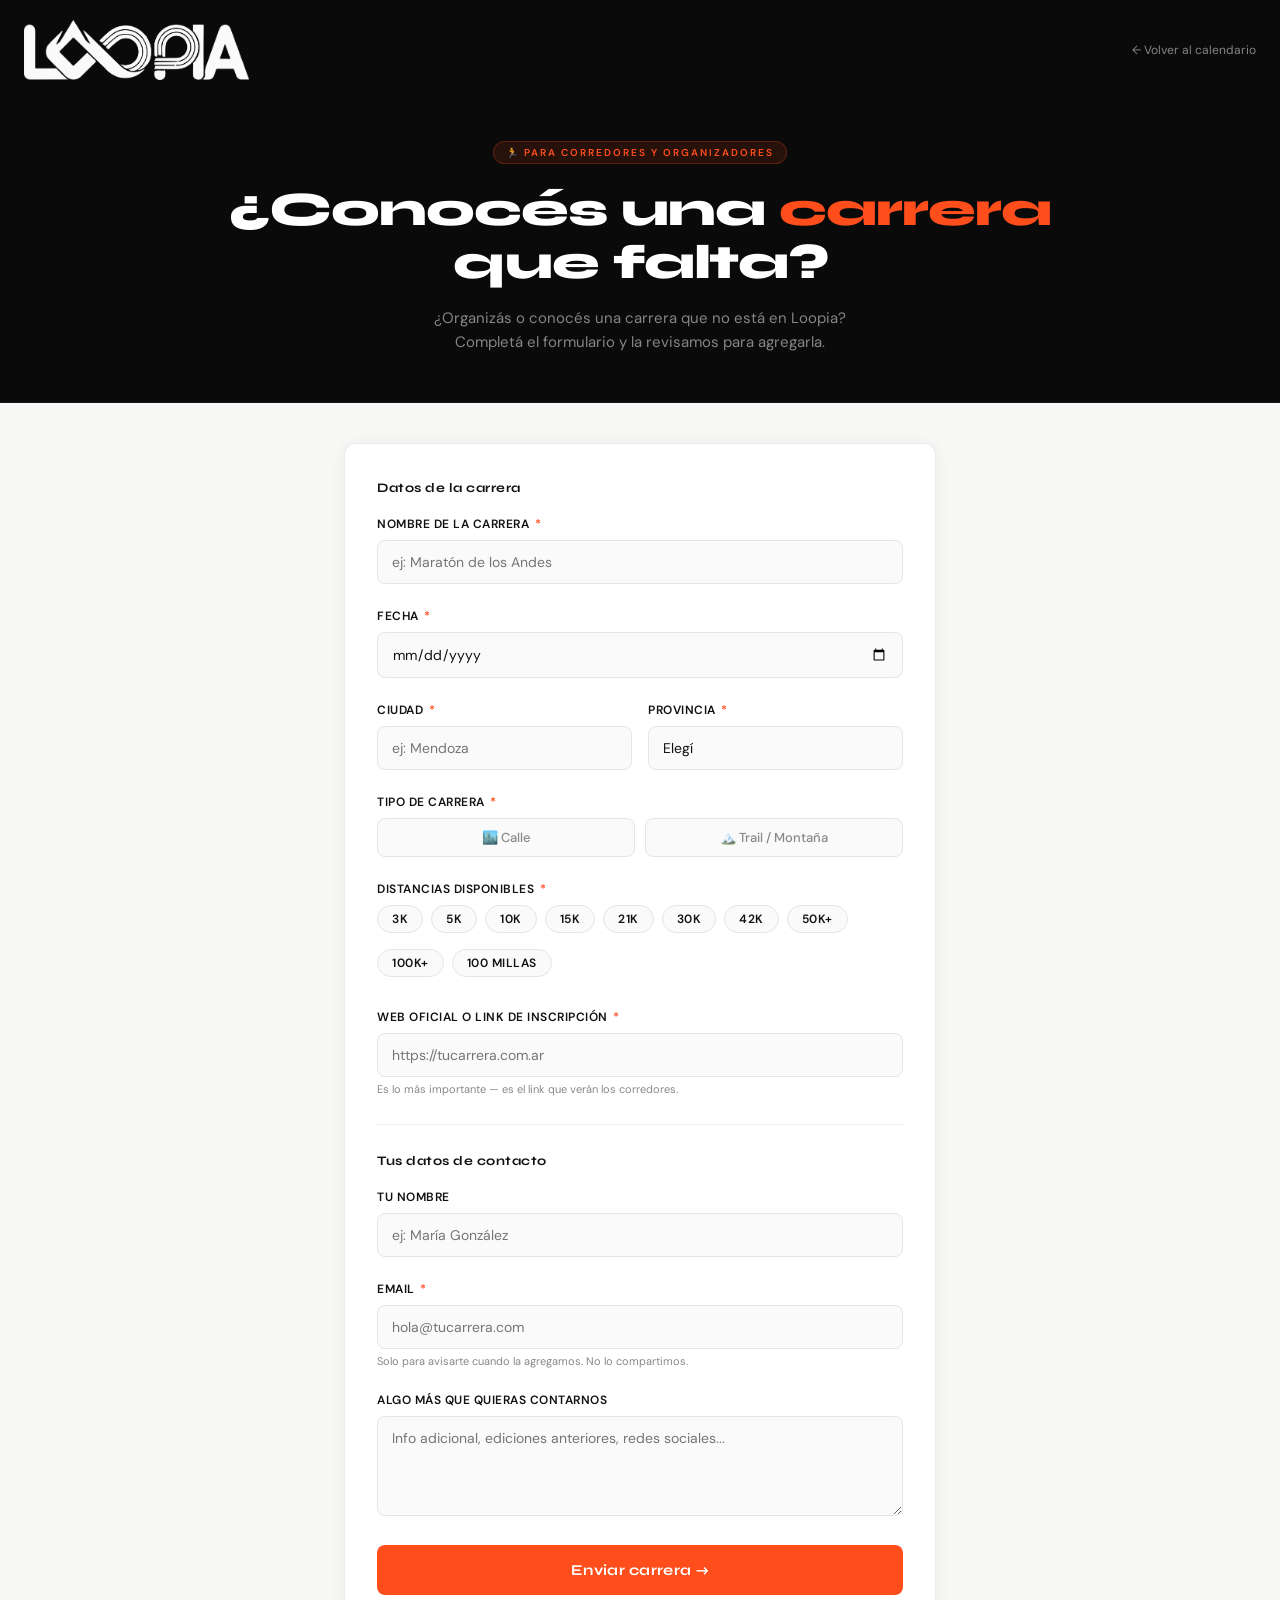
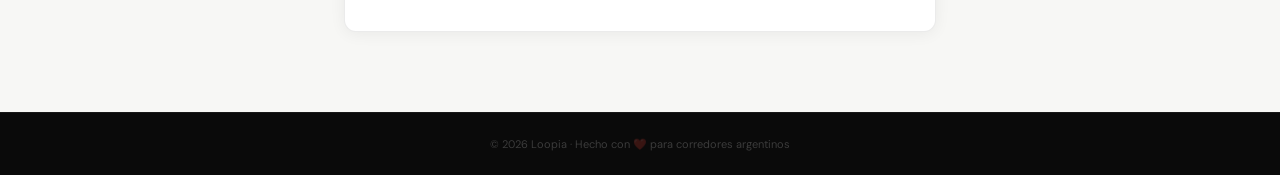
<file: contacto.html>
<!DOCTYPE html>
<html lang="es">

<head>
  <meta charset="UTF-8" />
  <meta name="viewport" content="width=device-width, initial-scale=1.0" />
  <title>LOOPIA — Sumá tu carrera</title>
  <link rel="preconnect" href="https://fonts.googleapis.com" />
  <link rel="preconnect" href="https://fonts.gstatic.com" crossorigin />
  <link
    href="https://fonts.googleapis.com/css2?family=Syne:wght@400;500;700;800&family=DM+Sans:ital,opsz,wght@0,9..40,300;0,9..40,400;0,9..40,500;1,9..40,300&display=swap"
    rel="stylesheet" />
  <style>
    *,
    *::before,
    *::after {
      box-sizing: border-box;
      margin: 0;
      padding: 0;
    }

    :root {
      --color-bg: #0A0A0A;
      --color-bg-2: #111111;
      --color-card: #ffffff;
      --color-border: rgba(0, 0, 0, 0.08);
      --color-accent: #FF4D1C;
      --color-trail: #3B6D11;
      --color-text: #111111;
      --color-muted: #888888;
      --font-display: 'Syne', sans-serif;
      --font-body: 'DM Sans', sans-serif;
      --radius: 12px;
    }

    html,
    body {
      font-family: var(--font-body);
      background: #f7f7f5;
      color: var(--color-text);
      min-height: 100vh;
    }

    /* ── HEADER ── */
    .header {
      background: var(--color-bg);
      padding: 20px 24px;
      display: flex;
      align-items: center;
      justify-content: space-between;
    }

    .header a {
      text-decoration: none;
    }

    .logo-img {
      height: 60px;
      width: auto;
      display: block;
      background: var(--color-bg);
    }

    .back-btn {
      font-family: var(--font-body);
      font-size: 12px;
      color: rgba(255, 255, 255, 0.5);
      text-decoration: none;
      display: flex;
      align-items: center;
      gap: 6px;
      transition: color 0.15s;
    }

    .back-btn:hover {
      color: #fff;
    }

    /* ── HERO ── */
    .hero {
      background: var(--color-bg);
      padding: 40px 24px 48px;
      text-align: center;
      border-bottom: 1px solid rgba(255, 255, 255, 0.06);
    }

    .hero-tag {
      display: inline-block;
      font-size: 10px;
      font-weight: 600;
      letter-spacing: 2px;
      text-transform: uppercase;
      color: var(--color-accent);
      background: rgba(255, 77, 28, 0.12);
      border: 1px solid rgba(255, 77, 28, 0.25);
      padding: 4px 12px;
      border-radius: 99px;
      margin-bottom: 20px;
    }

    .hero h1 {
      font-family: var(--font-display);
      font-size: clamp(28px, 5vw, 48px);
      font-weight: 800;
      color: #fff;
      letter-spacing: -1px;
      line-height: 1.1;
      margin-bottom: 16px;
    }

    .hero h1 span {
      color: var(--color-accent);
    }

    .hero p {
      font-size: 15px;
      color: rgba(255, 255, 255, 0.5);
      max-width: 480px;
      margin: 0 auto;
      line-height: 1.6;
    }

    /* ── FORM CONTAINER ── */
    .form-wrap {
      max-width: 640px;
      margin: 0 auto;
      padding: 40px 24px 80px;
    }

    .form-card {
      background: var(--color-card);
      border-radius: var(--radius);
      border: 0.5px solid var(--color-border);
      padding: 36px 32px;
      box-shadow: 0 2px 16px rgba(0, 0, 0, 0.06);
    }

    /* ── FORM FIELDS ── */
    .field {
      margin-bottom: 24px;
    }

    .field label {
      display: block;
      font-size: 12px;
      font-weight: 600;
      letter-spacing: 0.5px;
      text-transform: uppercase;
      color: var(--color-text);
      margin-bottom: 8px;
    }

    .field label .req {
      color: var(--color-accent);
      margin-left: 2px;
    }

    .field input,
    .field select,
    .field textarea {
      width: 100%;
      font-family: var(--font-body);
      font-size: 14px;
      color: var(--color-text);
      background: #fafafa;
      border: 1.5px solid #e5e5e5;
      border-radius: 8px;
      padding: 12px 14px;
      outline: none;
      transition: border-color 0.2s;
      appearance: none;
    }

    .field input:focus,
    .field select:focus,
    .field textarea:focus {
      border-color: var(--color-accent);
      background: #fff;
    }

    .field textarea {
      resize: vertical;
      min-height: 100px;
    }

    .field .hint {
      font-size: 11px;
      color: var(--color-muted);
      margin-top: 5px;
    }

    /* ── TIPO TOGGLE ── */
    .tipo-group {
      display: flex;
      gap: 10px;
    }

    .tipo-btn {
      flex: 1;
      font-family: var(--font-body);
      font-size: 13px;
      font-weight: 500;
      padding: 10px;
      border-radius: 8px;
      border: 1.5px solid #e5e5e5;
      background: #fafafa;
      cursor: pointer;
      text-align: center;
      transition: all 0.15s;
      color: var(--color-muted);
    }

    .tipo-btn:hover {
      border-color: #ccc;
      color: var(--color-text);
    }

    .tipo-btn.active-calle {
      background: rgba(255, 77, 28, 0.08);
      border-color: var(--color-accent);
      color: var(--color-accent);
      font-weight: 600;
    }

    .tipo-btn.active-trail {
      background: rgba(59, 109, 17, 0.08);
      border-color: var(--color-trail);
      color: var(--color-trail);
      font-weight: 600;
    }

    /* ── DISTANCIAS CHECKBOXES ── */
    .dist-grid {
      display: flex;
      flex-wrap: wrap;
      gap: 8px;
    }

    .dist-check {
      display: none;
    }

    .dist-label {
      font-size: 12px;
      font-weight: 500;
      padding: 5px 14px;
      border-radius: 99px;
      border: 1.5px solid #e5e5e5;
      background: #fafafa;
      cursor: pointer;
      transition: all 0.15s;
      color: var(--color-muted);
      user-select: none;
    }

    .dist-check:checked+.dist-label {
      background: rgba(255, 77, 28, 0.08);
      border-color: var(--color-accent);
      color: var(--color-accent);
      font-weight: 600;
    }

    /* ── DIVIDER ── */
    .divider {
      height: 1px;
      background: #f0f0ee;
      margin: 28px 0;
    }

    .section-title {
      font-family: var(--font-display);
      font-size: 13px;
      font-weight: 700;
      letter-spacing: 0.5px;
      color: var(--color-text);
      margin-bottom: 20px;
    }

    /* ── SUBMIT ── */
    .submit-btn {
      width: 100%;
      font-family: var(--font-display);
      font-size: 15px;
      font-weight: 700;
      padding: 16px;
      border-radius: 8px;
      border: none;
      background: var(--color-accent);
      color: #fff;
      cursor: pointer;
      transition: opacity 0.15s, transform 0.1s;
      letter-spacing: 0.3px;
    }

    .submit-btn:hover {
      opacity: 0.88;
    }

    .submit-btn:active {
      transform: scale(0.98);
    }

    /* ── SUCCESS STATE ── */
    .success-box {
      display: none;
      text-align: center;
      padding: 48px 24px;
    }

    .success-box .icon {
      font-size: 48px;
      margin-bottom: 16px;
    }

    .success-box h2 {
      font-family: var(--font-display);
      font-size: 24px;
      font-weight: 800;
      margin-bottom: 10px;
    }

    .success-box p {
      color: var(--color-muted);
      font-size: 14px;
      margin-bottom: 24px;
    }

    .back-link {
      display: inline-block;
      font-family: var(--font-display);
      font-size: 13px;
      font-weight: 700;
      color: var(--color-accent);
      text-decoration: none;
      border: 1.5px solid var(--color-accent);
      padding: 10px 24px;
      border-radius: 8px;
      transition: background 0.15s, color 0.15s;
    }

    .back-link:hover {
      background: var(--color-accent);
      color: #fff;
    }

    /* ── FOOTER ── */
    .footer {
      background: var(--color-bg);
      padding: 24px;
      text-align: center;
      border-top: 1px solid rgba(255, 255, 255, 0.06);
    }

    .footer-copy {
      font-size: 11px;
      color: rgba(255, 255, 255, 0.2);
    }

    /* ── RESPONSIVE ── */
    @media (max-width: 480px) {
      .form-card {
        padding: 24px 20px;
      }

      .tipo-group {
        flex-direction: column;
      }
    }
  </style>
</head>

<body>

  <!-- HEADER -->
  <header class="header">
    <a href="index.html">
      <img src="img/logoloopia.png" alt="Loopia" class="logo-img">
    </a>
    <a href="index.html" class="back-btn">
      ← Volver al calendario
    </a>
  </header>

  <!-- HERO -->
  <div class="hero">
    <div class="hero-tag">🏃 Para corredores y organizadores</div>
    <h1>¿Conocés una <span>carrera</span><br>que falta?</h1>
    <p>¿Organizás o conocés una carrera que no está en Loopia? Completá el formulario y la revisamos para agregarla.</p>
  </div>

  <!-- FORMULARIO -->
  <div class="form-wrap">
    <div class="form-card">

      <div id="form-content">

        <p class="section-title">Datos de la carrera</p>

        <form action="https://formspree.io/f/xzdopgrd" method="POST" id="race-form">

          <!-- Nombre -->
          <div class="field">
            <label>Nombre de la carrera <span class="req">*</span></label>
            <input type="text" name="nombre" placeholder="ej: Maratón de los Andes" required />
          </div>

          <!-- Fecha -->
          <div class="field">
            <label>Fecha <span class="req">*</span></label>
            <input type="date" name="fecha" required />
          </div>

          <!-- Ciudad y Provincia -->
          <div style="display:grid; grid-template-columns:1fr 1fr; gap:16px;">
            <div class="field">
              <label>Ciudad <span class="req">*</span></label>
              <input type="text" name="ciudad" placeholder="ej: Mendoza" required />
            </div>
            <div class="field">
              <label>Provincia <span class="req">*</span></label>
              <select name="provincia" required>
                <option value="" disabled selected>Elegí</option>
                <option>CABA / GBA</option>
                <option>Córdoba</option>
                <option>Rosario</option>
                <option>Mendoza</option>
                <option>Patagonia</option>
                <option>Mar del Plata</option>
                <option>Jujuy</option>
                <option>San Juan</option>
                <option>San Luis</option>
                <option>Misiones</option>
                <option>Internacional</option>
                <option>Otra</option>
              </select>
            </div>
          </div>

          <!-- Tipo -->
          <div class="field">
            <label>Tipo de carrera <span class="req">*</span></label>
            <div class="tipo-group">
              <button type="button" class="tipo-btn" id="btn-calle" onclick="setTipo('calle')">🏙️ Calle</button>
              <button type="button" class="tipo-btn" id="btn-trail" onclick="setTipo('trail')">🏔️ Trail /
                Montaña</button>
            </div>
            <input type="hidden" name="tipo" id="input-tipo" required />
          </div>

<!-- Distancias -->
          <div class="field">
            <label>Distancias disponibles <span class="req">*</span></label>
            <div class="dist-grid">
              <input class="dist-check" type="checkbox" name="dist" value="3K" id="d3"><label class="dist-label"
                for="d3">3K</label>
              <input class="dist-check" type="checkbox" name="dist" value="5K" id="d5"><label class="dist-label"
                for="d5">5K</label>
              <input class="dist-check" type="checkbox" name="dist" value="10K" id="d10"><label class="dist-label"
                for="d10">10K</label>
              <input class="dist-check" type="checkbox" name="dist" value="15K" id="d15"><label class="dist-label"
                for="d15">15K</label>
              <input class="dist-check" type="checkbox" name="dist" value="21K" id="d21"><label class="dist-label"
                for="d21">21K</label>
              <input class="dist-check" type="checkbox" name="dist" value="30K" id="d30"><label class="dist-label"
                for="d30">30K</label>
              <input class="dist-check" type="checkbox" name="dist" value="42K" id="d42"><label class="dist-label"
                for="d42">42K</label>
              <input class="dist-check" type="checkbox" name="dist" value="50K+" id="d50"><label class="dist-label"
                for="d50">50K+</label>
              <input class="dist-check" type="checkbox" name="dist" value="100K+" id="d100"><label class="dist-label"
                for="d100">100K+</label>
              <input class="dist-check" type="checkbox" name="dist" value="100MI" id="d100mi"><label class="dist-label"
                for="d100mi">100 Millas</label>
            </div>
          </div>

          <!-- Web oficial -->
          <div class="field">
            <label>Web oficial o link de inscripción <span class="req">*</span></label>
            <input type="url" name="web" placeholder="https://tucarrera.com.ar" required />
            <div class="hint">Es lo más importante — es el link que verán los corredores.</div>
          </div>

          <div class="divider"></div>
          <p class="section-title">Tus datos de contacto</p>

          <!-- Nombre contacto -->
          <div class="field">
            <label>Tu nombre</label>
            <input type="text" name="contacto_nombre" placeholder="ej: María González" />
          </div>

          <!-- Email -->
          <div class="field">
            <label>Email <span class="req">*</span></label>
            <input type="email" name="email" placeholder="hola@tucarrera.com" required />
            <div class="hint">Solo para avisarte cuando la agregamos. No lo compartimos.</div>
          </div>

          <!-- Notas -->
          <div class="field">
            <label>Algo más que quieras contarnos</label>
            <textarea name="notas" placeholder="Info adicional, ediciones anteriores, redes sociales..."></textarea>
          </div>

          <button type="submit" class="submit-btn">Enviar carrera →</button>

        </form>
      </div>

      <!-- SUCCESS -->
      <div class="success-box" id="success-box">
        <div class="icon">🎉</div>
        <h2>¡Gracias!</h2>
        <p>Recibimos los datos de tu carrera.<br>La revisamos y te avisamos cuando esté en el calendario.</p>
        <a href="index.html" class="back-link">Ver el calendario</a>
      </div>

    </div>
  </div>

  <!-- FOOTER -->
  <footer class="footer">
    <div class="footer-copy">© 2026 Loopia · Hecho con ❤️ para corredores argentinos</div>
  </footer>

  <script>
    // Tipo toggle
    function setTipo(tipo) {
      document.getElementById('input-tipo').value = tipo;
      document.getElementById('btn-calle').className = 'tipo-btn' + (tipo === 'calle' ? ' active-calle' : '');
      document.getElementById('btn-trail').className = 'tipo-btn' + (tipo === 'trail' ? ' active-trail' : '');
    }

    // Form submit → mostrar success
    document.getElementById('race-form').addEventListener('submit', async function (e) {
      e.preventDefault();
      const form = e.target;
      const data = new FormData(form);

      try {
        const res = await fetch(form.action, {
          method: 'POST',
          body: data,
          headers: { 'Accept': 'application/json' }
        });

        if (res.ok) {
          document.getElementById('form-content').style.display = 'none';
          document.getElementById('success-box').style.display = 'block';
        } else {
          alert('Hubo un error al enviar. Intentá de nuevo.');
        }
      } catch {
        alert('Hubo un error al enviar. Intentá de nuevo.');
      }
    });
  </script>

</body>

</html>
</file>
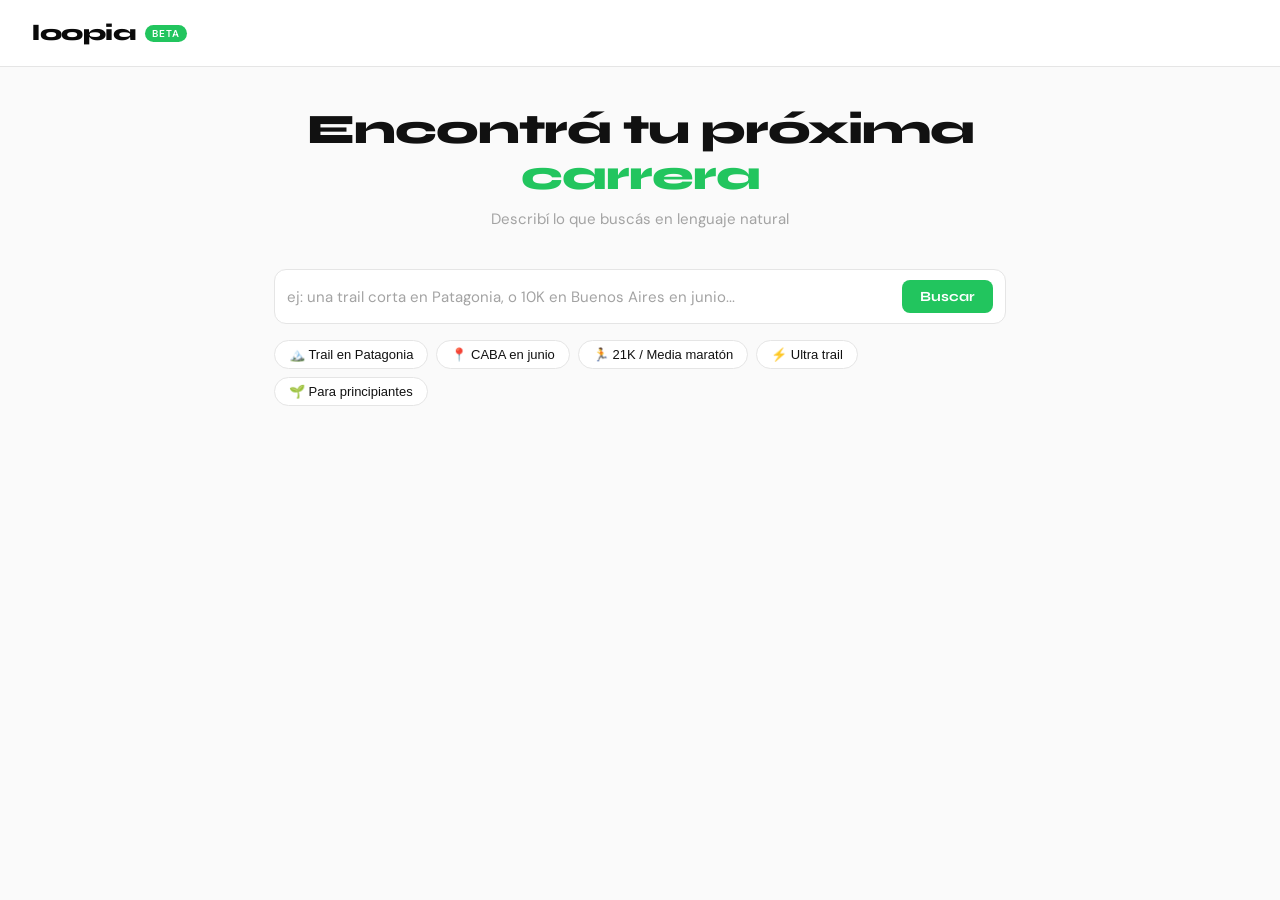
<file: loopia-chat.html>
<!DOCTYPE html>
<html lang="es">
<head>
  <meta charset="UTF-8" />
  <meta name="viewport" content="width=device-width, initial-scale=1.0" />
  <title>Loopia — Buscador de Carreras</title>
  <link href="https://fonts.googleapis.com/css2?family=Syne:wght@400;600;700;800&family=DM+Sans:wght@300;400;500&display=swap" rel="stylesheet" />
  <style>
    *, *::before, *::after { box-sizing: border-box; margin: 0; padding: 0; }

    :root {
      --green: #22c55e;
      --green-dim: #16a34a;
      --black: #0a0a0a;
      --gray-1: #f4f4f4;
      --gray-2: #e5e5e5;
      --gray-3: #a3a3a3;
      --text: #111;
      --radius: 12px;
    }

    body {
      font-family: 'DM Sans', sans-serif;
      background: #fafafa;
      color: var(--text);
      min-height: 100vh;
      display: flex;
      flex-direction: column;
    }

    /* HEADER */
    header {
      border-bottom: 1.5px solid var(--gray-2);
      padding: 20px 32px;
      display: flex;
      align-items: center;
      gap: 10px;
      background: white;
    }

    .logo {
      font-family: 'Syne', sans-serif;
      font-weight: 800;
      font-size: 22px;
      letter-spacing: -0.5px;
      color: var(--black);
    }

    .badge {
      font-size: 10px;
      font-weight: 600;
      letter-spacing: 1px;
      background: var(--green);
      color: white;
      padding: 2px 7px;
      border-radius: 99px;
      text-transform: uppercase;
    }

    /* MAIN */
    main {
      flex: 1;
      max-width: 780px;
      width: 100%;
      margin: 0 auto;
      padding: 40px 24px 120px;
    }

    .hero {
      text-align: center;
      margin-bottom: 40px;
    }

    .hero h1 {
      font-family: 'Syne', sans-serif;
      font-size: clamp(28px, 5vw, 42px);
      font-weight: 800;
      line-height: 1.1;
      letter-spacing: -1px;
      margin-bottom: 10px;
    }

    .hero h1 span { color: var(--green); }

    .hero p {
      color: var(--gray-3);
      font-size: 15px;
      font-weight: 400;
    }

    /* CHAT INPUT */
    .chat-box {
      display: flex;
      gap: 10px;
      background: white;
      border: 1.5px solid var(--gray-2);
      border-radius: var(--radius);
      padding: 10px 12px;
      margin-bottom: 16px;
      transition: border-color 0.2s;
    }

    .chat-box:focus-within {
      border-color: var(--green);
    }

    .chat-box input {
      flex: 1;
      border: none;
      outline: none;
      font-family: 'DM Sans', sans-serif;
      font-size: 15px;
      background: transparent;
      color: var(--text);
    }

    .chat-box input::placeholder { color: var(--gray-3); }

    .chat-box button {
      background: var(--green);
      color: white;
      border: none;
      border-radius: 8px;
      padding: 8px 18px;
      font-family: 'Syne', sans-serif;
      font-weight: 700;
      font-size: 14px;
      cursor: pointer;
      transition: background 0.15s, transform 0.1s;
    }

    .chat-box button:hover { background: var(--green-dim); }
    .chat-box button:active { transform: scale(0.97); }
    .chat-box button:disabled { background: var(--gray-2); color: var(--gray-3); cursor: not-allowed; }

    /* SUGGESTIONS */
    .suggestions {
      display: flex;
      flex-wrap: wrap;
      gap: 8px;
      margin-bottom: 32px;
    }

    .suggestion {
      background: white;
      border: 1.5px solid var(--gray-2);
      border-radius: 99px;
      padding: 6px 14px;
      font-size: 13px;
      cursor: pointer;
      color: var(--text);
      transition: border-color 0.15s, background 0.15s;
    }

    .suggestion:hover {
      border-color: var(--green);
      background: #f0fdf4;
    }

    /* RESULTS */
    #results { margin-top: 8px; }

    .results-header {
      font-family: 'Syne', sans-serif;
      font-size: 13px;
      font-weight: 700;
      letter-spacing: 1px;
      text-transform: uppercase;
      color: var(--gray-3);
      margin-bottom: 16px;
    }

    /* RACE CARD */
    .race-card {
      background: white;
      border: 1.5px solid var(--gray-2);
      border-radius: var(--radius);
      padding: 20px 22px;
      margin-bottom: 12px;
      display: grid;
      grid-template-columns: 64px 1fr auto;
      gap: 16px;
      align-items: center;
      transition: border-color 0.15s, box-shadow 0.15s;
      animation: fadeUp 0.3s ease both;
    }

    .race-card:hover {
      border-color: var(--green);
      box-shadow: 0 2px 16px rgba(34,197,94,0.08);
    }

    @keyframes fadeUp {
      from { opacity: 0; transform: translateY(10px); }
      to   { opacity: 1; transform: translateY(0); }
    }

    .race-date {
      text-align: center;
      line-height: 1;
    }

    .race-date .day {
      font-family: 'Syne', sans-serif;
      font-size: 28px;
      font-weight: 800;
      color: var(--black);
    }

    .race-date .month {
      font-size: 11px;
      font-weight: 600;
      letter-spacing: 1px;
      color: var(--gray-3);
      text-transform: uppercase;
    }

    .race-info { min-width: 0; }

    .race-name {
      font-family: 'Syne', sans-serif;
      font-size: 16px;
      font-weight: 700;
      margin-bottom: 4px;
      white-space: nowrap;
      overflow: hidden;
      text-overflow: ellipsis;
    }

    .race-location {
      font-size: 13px;
      color: var(--gray-3);
      margin-bottom: 8px;
    }

    .pills {
      display: flex;
      flex-wrap: wrap;
      gap: 5px;
    }

    .pill {
      background: var(--gray-1);
      border-radius: 99px;
      padding: 2px 9px;
      font-size: 11px;
      font-weight: 500;
      color: #555;
    }

    .pill.trail {
      background: #f0fdf4;
      color: var(--green-dim);
      font-weight: 700;
    }

    .pill.calle {
      background: #eff6ff;
      color: #2563eb;
      font-weight: 700;
    }

    .race-cta a {
      display: inline-block;
      background: var(--black);
      color: white;
      text-decoration: none;
      font-family: 'Syne', sans-serif;
      font-size: 12px;
      font-weight: 700;
      padding: 8px 14px;
      border-radius: 8px;
      white-space: nowrap;
      transition: background 0.15s;
    }

    .race-cta a:hover { background: var(--green); }

    /* STATES */
    .state-box {
      text-align: center;
      padding: 60px 20px;
      color: var(--gray-3);
    }

    .state-box .icon { font-size: 40px; margin-bottom: 12px; }
    .state-box p { font-size: 15px; }

    .loading-dots {
      display: inline-flex;
      gap: 5px;
      margin-top: 16px;
    }

    .loading-dots span {
      width: 8px; height: 8px;
      background: var(--green);
      border-radius: 50%;
      animation: bounce 1s ease-in-out infinite;
    }

    .loading-dots span:nth-child(2) { animation-delay: 0.15s; }
    .loading-dots span:nth-child(3) { animation-delay: 0.3s; }

    @keyframes bounce {
      0%, 80%, 100% { transform: scale(0.6); opacity: 0.4; }
      40% { transform: scale(1); opacity: 1; }
    }

    @media (max-width: 540px) {
      .race-card { grid-template-columns: 50px 1fr; }
      .race-cta { grid-column: 1 / -1; }
      .race-cta a { width: 100%; text-align: center; }
    }
  </style>
</head>
<body>

<header>
  <span class="logo">loopia</span>
  <span class="badge">BETA</span>
</header>

<main>
  <div class="hero">
    <h1>Encontrá tu próxima<br><span>carrera</span></h1>
    <p>Describí lo que buscás en lenguaje natural</p>
  </div>

  <div class="chat-box">
    <input
      type="text"
      id="query"
      placeholder="ej: una trail corta en Patagonia, o 10K en Buenos Aires en junio..."
      autocomplete="off"
    />
    <button id="searchBtn" onclick="search()">Buscar</button>
  </div>

  <div class="suggestions">
    <button class="suggestion" onclick="fillAndSearch('trail en Patagonia')">🏔️ Trail en Patagonia</button>
    <button class="suggestion" onclick="fillAndSearch('carreras en CABA en junio')">📍 CABA en junio</button>
    <button class="suggestion" onclick="fillAndSearch('21K o media maratón')">🏃 21K / Media maratón</button>
    <button class="suggestion" onclick="fillAndSearch('ultra trail larga distancia')">⚡ Ultra trail</button>
    <button class="suggestion" onclick="fillAndSearch('carrera corta para principiantes')">🌱 Para principiantes</button>
  </div>

  <div id="results"></div>
</main>

<script>
const RACES = [
  { n:"Maratana 2026", d:"2026-04-26", dy:"26", mo:"ABR", city:"Puerto Madero, CABA", prov:"CABA/GBA", dist:["15K","10K","3K"], org:"cdc", tipo:"calle", link:"https://www.clubdecorredores.com/carreras/519/Maratana/" },
  { n:"Champa Ultra Race", d:"2026-05-01", dy:"01", mo:"MAY", city:"San Javier, Córdoba", prov:"Córdoba", dist:["60K","42K","30K","24K","16K","10K"], org:"champa", tipo:"trail", link:"https://champaultrarace.com.ar/" },
  { n:"Maratón de Mendoza", d:"2026-05-03", dy:"03", mo:"MAY", city:"Mendoza", prov:"Mendoza", dist:["42K","21K"], org:"sf", tipo:"calle", link:"https://sportsfacilities.com.ar/carrera/maraton-de-mendoza-2026/" },
  { n:"Raid Andes", d:"2026-05-09", dy:"09", mo:"MAY", city:"Jujuy", prov:"Jujuy", dist:["100K+"], org:"cdc", tipo:"trail", link:"https://raidandes.com/" },
  { n:"UE BsAs Run", d:"2026-05-10", dy:"10", mo:"MAY", city:"Palermo, CABA", prov:"CABA/GBA", dist:["15K","7K","3K"], org:"ilvr", tipo:"calle", link:"https://iloverunn.framer.ai/" },
  { n:"21K Rosario 2026", d:"2026-05-10", dy:"10", mo:"MAY", city:"Rosario", prov:"Rosario", dist:["21K"], org:"sf", tipo:"calle", link:"https://sportsfacilities.com.ar/carrera/21k-rosario-2026/" },
  { n:"NB 25K Buenos Aires", d:"2026-05-17", dy:"17", mo:"MAY", city:"Palermo, CABA", prov:"CABA/GBA", dist:["25K"], org:"sf", tipo:"calle", link:"https://sportsfacilities.com.ar/carrera/nb-25k-buenos-aires-2026/" },
  { n:"Fiestas Mayas Saucony", d:"2026-05-25", dy:"25", mo:"MAY", city:"CABA", prov:"CABA/GBA", dist:["10K","3K"], org:"cdc", tipo:"calle", link:"https://fiestasmayas.com.ar/" },
  { n:"Merlo Trail Ultra", d:"2026-06-05", dy:"05", mo:"JUN", city:"Merlo, San Luis", prov:"San Luis", dist:["56K","37K","22K","11K","6K"], org:"mtu", tipo:"trail", link:"https://merlotrailultra.com.ar/" },
  { n:"15K Adizero del Sur", d:"2026-06-07", dy:"07", mo:"JUN", city:"Autódromo, CABA", prov:"CABA/GBA", dist:["15K"], org:"nandu", tipo:"calle", link:"https://carrerasymaratonesnandu.com.ar/15k-autodromo/" },
  { n:"21K La Plata 2026", d:"2026-06-14", dy:"14", mo:"JUN", city:"La Plata", prov:"CABA/GBA", dist:["21K"], org:"sf", tipo:"calle", link:"https://sportsfacilities.com.ar/carrera/21k-la-plata-26/" },
  { n:"21K Olympic Day", d:"2026-06-21", dy:"21", mo:"JUN", city:"Parque Roca, CABA", prov:"CABA/GBA", dist:["21K","10K"], org:"ilvr", tipo:"calle", link:"http://www.21k.ar" },
  { n:"Circ. Estaciones Invierno", d:"2026-06-28", dy:"28", mo:"JUN", city:"Vicente López", prov:"CABA/GBA", dist:["10K","5K"], org:"cdc", tipo:"calle", link:"https://www.clubdecorredores.com/carreras/520/" },
  { n:"15K Open Sports Ciudad", d:"2026-06-28", dy:"28", mo:"JUN", city:"Mar del Plata", prov:"Mar del Plata", dist:["15K","10K","5K"], org:"sf", tipo:"calle", link:"https://superate.com.ar/" },
  { n:"Media Maratón Colonia", d:"2026-06-28", dy:"28", mo:"JUN", city:"Colonia del Sacramento, Uruguay", prov:"Internacional", dist:["21K","10K","5K"], org:"intl", tipo:"calle", link:"https://redtickets.uy/evento/Media-Maraton-Internacional-Colonia-del-Sacramento-21K/26331/" },
  { n:"EcoTrail Argentina", d:"2026-07-05", dy:"05", mo:"JUL", city:"GBA", prov:"CABA/GBA", dist:["50K","25K"], org:"ilvr", tipo:"trail", link:"https://iloverunn.framer.ai/" },
  { n:"Nono Trail Run", d:"2026-07-09", dy:"09", mo:"JUL", city:"Nono, Córdoba", prov:"Córdoba", dist:["42K"], org:"cada", tipo:"trail", link:"https://cada-atletismo.org/circuito-nacional-de-trail-y-montana-2026/" },
  { n:"Sierra Embrujada Trail", d:"2026-08-15", dy:"15", mo:"AGO", city:"Traslasierra, Córdoba", prov:"Córdoba", dist:["21K"], org:"cada", tipo:"trail", link:"https://cada-atletismo.org/circuito-nacional-de-trail-y-montana-2026/" },
  { n:"CUT 50 Ultra Trail", d:"2026-08-16", dy:"16", mo:"AGO", city:"Cosquín, Córdoba", prov:"Córdoba", dist:["50K","25K"], org:"ilvr", tipo:"trail", link:"https://iloverunn.framer.ai/" },
  { n:"Medio Maratón Bs As", d:"2026-08-23", dy:"23", mo:"AGO", city:"Buenos Aires", prov:"CABA/GBA", dist:["21K"], org:"nandu", tipo:"calle", link:"https://www.maratondebuenosaires.com/" },
  { n:"Zenith Trail", d:"2026-09-11", dy:"11", mo:"SEP", city:"A confirmar", prov:"—", dist:["21K"], org:"cada", tipo:"trail", link:"https://cada-atletismo.org/circuito-nacional-de-trail-y-montana-2026/" },
  { n:"Tierra de Gigantes", d:"2026-09-15", dy:"—", mo:"SEP", city:"San Juan", prov:"San Juan", dist:["42K"], org:"cada", tipo:"trail", link:"https://cada-atletismo.org/circuito-nacional-de-trail-y-montana-2026/" },
  { n:"Maratón de Buenos Aires", d:"2026-09-20", dy:"20", mo:"SEP", city:"Buenos Aires", prov:"CABA/GBA", dist:["42K"], org:"nandu", tipo:"calle", link:"https://www.maratondebuenosaires.com/" },
  { n:"UTACCH Ultra Trail 15 años", d:"2026-10-09", dy:"09", mo:"OCT", city:"Villa Yacanto, Córdoba", prov:"Córdoba", dist:["100MI","100K","75K","55K","38K","26K","15K"], org:"utacch", tipo:"trail", link:"https://www.utacchultratrail.com/" },
  { n:"Media Maratón Triple Frontera", d:"2026-10-11", dy:"11", mo:"OCT", city:"Puerto Iguazú / Foz / Cdad. del Este", prov:"Misiones", dist:["21K","10.5K"], org:"intl", tipo:"calle", link:"https://www.instagram.com/mediadelatriplefrontera/" },
  { n:"10K San Isidro PUMA", d:"2026-10-25", dy:"25", mo:"OCT", city:"San Isidro", prov:"CABA/GBA", dist:["10K"], org:"nandu", tipo:"calle", link:"https://carrerasymaratonesnandu.com.ar/10k-sanisidro" },
  { n:"McDonald's Run", d:"2026-10-25", dy:"25", mo:"OCT", city:"Vicente López", prov:"CABA/GBA", dist:["10K","5K"], org:"cdc", tipo:"calle", link:"https://www.clubdecorredores.com/carreras/521/" },
  { n:"K42 Argentina", d:"2026-11-07", dy:"07", mo:"NOV", city:"Villa La Angostura", prov:"Patagonia", dist:["42K","21K","10K"], org:"cada", tipo:"trail", link:"https://cada-atletismo.org/circuito-nacional-de-trail-y-montana-2026/" },
  { n:"Bariloche by UTMB", d:"2026-11-18", dy:"18", mo:"NOV", city:"Bariloche", prov:"Patagonia", dist:["100K+","50K","20K"], org:"utmb", tipo:"trail", link:"https://bariloche.utmb.world" },
  { n:"adidas 10K Night Run", d:"2026-11-28", dy:"28", mo:"NOV", city:"Puerto Madero", prov:"CABA/GBA", dist:["10K"], org:"nandu", tipo:"calle", link:"https://carrerasymaratonesnandu.com.ar/10k-puerto-madero/" },
  { n:"Patagonia Run 2027 ★", d:"2027-04-07", dy:"07", mo:"ABR", city:"San Martín de los Andes", prov:"Patagonia", dist:["100MI","110K","70K","42K","21K","10K"], org:"pr", tipo:"trail", link:"https://patagoniarun.com/" },
];

const SYSTEM_PROMPT = `Sos el asistente de Loopia, el calendario de carreras de running y trail running de Argentina.

Tu única tarea es recibir lo que busca el corredor y devolver SOLO un array JSON con las carreras del catálogo que mejor matchean. No agregues ningún texto, explicación, ni backticks. Solo el JSON.

Si el usuario pide carreras cortas o para principiantes, priorizá distancias de 5K, 10K o 15K.
Si pide ultra o larga distancia, priorizá 50K o más.
Si no hay matches claros, devolvé las 3 carreras más relevantes igual.
Si el usuario menciona una región o provincia, filtrá por eso.

Catálogo completo:
${JSON.stringify(RACES)}

Respondé ÚNICAMENTE con un JSON array de objetos del catálogo. Sin texto adicional.`;

async function search() {
  const query = document.getElementById('query').value.trim();
  if (!query) return;

  const btn = document.getElementById('searchBtn');
  btn.disabled = true;
  btn.textContent = '...';

  const results = document.getElementById('results');
  results.innerHTML = `
    <div class="state-box">
      <div class="icon">🔍</div>
      <p>Buscando carreras para vos</p>
      <div class="loading-dots"><span></span><span></span><span></span></div>
    </div>`;

  try {
    const response = await fetch('https://api.anthropic.com/v1/messages', {
      method: 'POST',
      headers: { 'Content-Type': 'application/json' },
      body: JSON.stringify({
        model: 'claude-sonnet-4-20250514',
        max_tokens: 1000,
        system: SYSTEM_PROMPT,
        messages: [{ role: 'user', content: query }]
      })
    });

    const data = await response.json();
    const text = data.content?.[0]?.text || '[]';
    const clean = text.replace(/```json|```/g, '').trim();
    const races = JSON.parse(clean);
    renderResults(races, query);
  } catch (e) {
    results.innerHTML = `
      <div class="state-box">
        <div class="icon">⚠️</div>
        <p>Algo salió mal. Intentá de nuevo.</p>
      </div>`;
  }

  btn.disabled = false;
  btn.textContent = 'Buscar';
}

function renderResults(races, query) {
  const results = document.getElementById('results');

  if (!races || races.length === 0) {
    results.innerHTML = `
      <div class="state-box">
        <div class="icon">🤷</div>
        <p>No encontramos carreras para "<strong>${query}</strong>".<br>Probá con otra búsqueda.</p>
      </div>`;
    return;
  }

  const header = `<div class="results-header">${races.length} carrera${races.length !== 1 ? 's' : ''} encontrada${races.length !== 1 ? 's' : ''}</div>`;
  const cards = races.map((r, i) => `
    <div class="race-card" style="animation-delay:${i * 0.06}s">
      <div class="race-date">
        <div class="day">${r.dy === '—' ? '?' : r.dy}</div>
        <div class="month">${r.mo}</div>
      </div>
      <div class="race-info">
        <div class="race-name">${r.n}</div>
        <div class="race-location">📍 ${r.city}</div>
        <div class="pills">
          <span class="pill ${r.tipo}">${r.tipo}</span>
          ${r.dist.map(d => `<span class="pill">${d}</span>`).join('')}
        </div>
      </div>
      <div class="race-cta">
        <a href="${r.link}" target="_blank" rel="noopener">Ver carrera →</a>
      </div>
    </div>
  `).join('');

  results.innerHTML = header + cards;
}

function fillAndSearch(text) {
  document.getElementById('query').value = text;
  search();
}

document.getElementById('query').addEventListener('keydown', e => {
  if (e.key === 'Enter') search();
});
</script>
</body>
</html>
</file>
